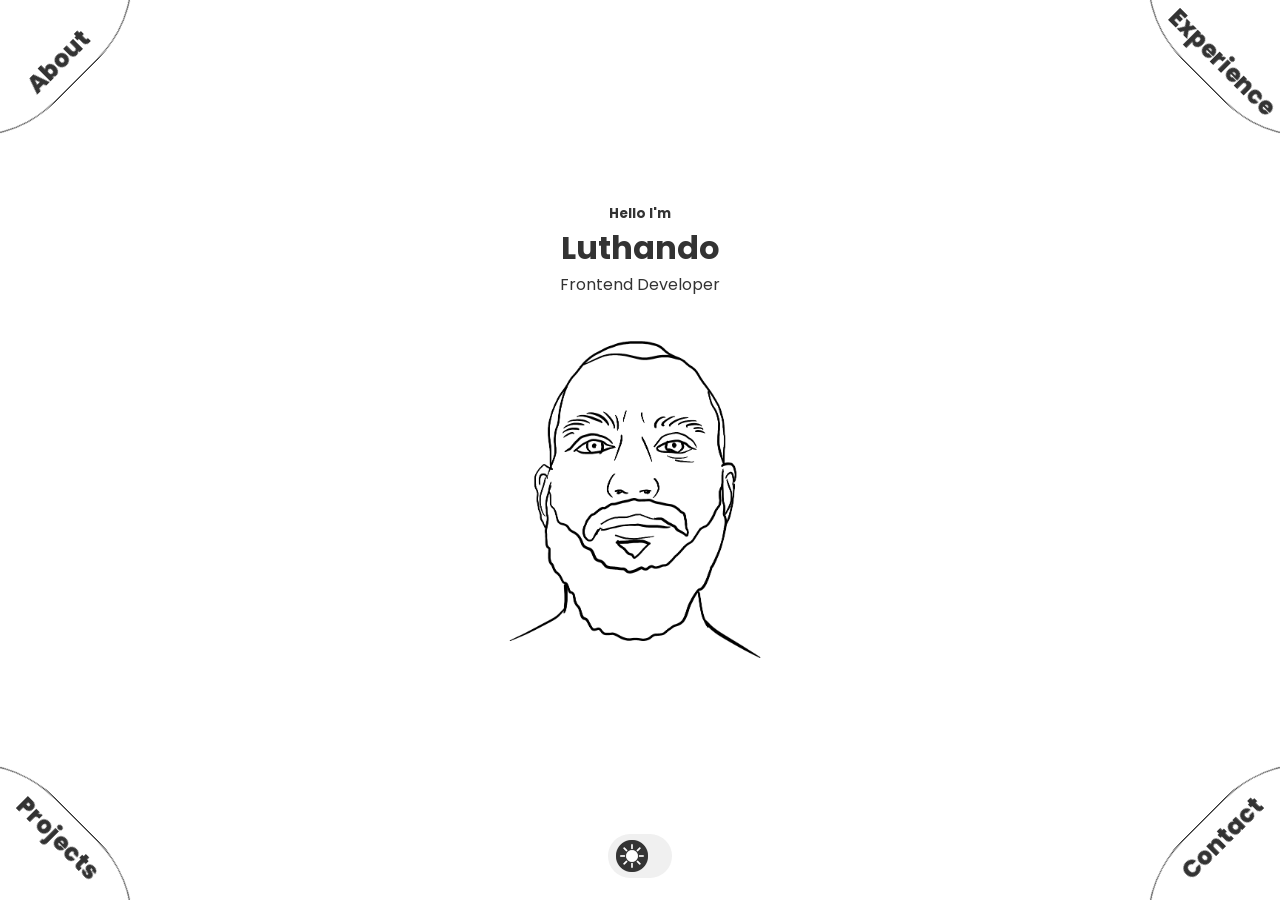
<file: assets/Index.html>
<!DOCTYPE html>
<html lang="en">
  <head>
    <meta charset="UTF-8" />
    <meta http-equiv="X-UA-Compatible" content="IE=edge" />
    <meta name="viewport" content="width=device-width, initial-scale=1.0" />
    <title>Luthando Portfolio</title>
    <!-- <link rel="stylesheet" href="./css/animation-classes.css" /> -->
    <link rel="icon" type="image/x-icon" href="./icons/favicon.ico" />
    <script src="/assets/Js/animation.js" defer></script>
    <script src="/assets/Js/color-mode.js" defer></script>
    <script src="/assets/Js/project-slideshow.js" defer></script>
    <link rel="stylesheet" href="/assets/Css/styles.css" />
    <link rel="stylesheet" href="/assets/Css/animation.css" />
    <link rel="stylesheet" href="/assets/Css/color-mode.css" />
  </head>
  <body>
    <div id="hero">
      <h5>Hello I'm</h5>
      <h1>Luthando</h1>
      <p>Frontend Developer</p>
      <!-- Block, Element, Modifier (BEM) naming convention-->
      <div id="hero__animation">
        <div id="hero__animation__img"></div>
      </div>
    </div>
    <nav id="grid">
      <div id="grid__tl">
        <div id="grid__tl__btn">About</div>
        <div id="grid__tl__content">
          <div class="cards">
            <div class="cards__content">
              <article>
                <img
                  src="/assets/icons/experience.png"
                  alt="Experience icon"
                  class="icon"
                />
                <h2>Experience</h2>
                <p>
                  4 years + <br />
                  Developer <br />
                  Experience
                </p>
              </article>
              <p class="cards__content__text">
               
Experienced front-end developer with 4 years of expertise, designing and developing user-friendly websites. Strong understanding of responsive design principles.
              </p>
            </div>
            <div class="cards__content">
              <article>
                <img
                  src="/assets/icons/education.png"
                  alt="Education icon"
                  class="icon"
                />
                <h2>Education</h2>
                <p>ND : Information Technology</p>
                <p>Microsoft MSITA: Tech</p>
              </article>
              <p class="cards__content__text">
                National Diploma in Information Technology with coursework in web development, including HTML, CSS, JavaScript, React, and vueJs. Proficient in Agile development methodologies and experienced in working collaboratively on projects.
              </p>
            </div>
          </div>
        </div>
      </div>
      <div id="grid__tr">
        <div id="grid__tr__btn">Experience</div>
        <div id="grid__tr__content">
          <div class="cards experience">
            <article class="experience__skill">
              <h2>Frontend Development</h2>
              <div>
                <img
                  src="/assets/icons/checkmark.png"
                  alt="Checkmark icon"
                  class="icon"
                />
                <div>
                  <h2>HTML</h2>
                  <p>Experienced</p>
                </div>
              </div>
              <div>
                <img
                  src="/assets/icons/checkmark.png"
                  alt="Checkmark icon"
                  class="icon"
                />
                <div>
                  <h2>CSS</h2>
                  <p>Experienced</p>
                </div>
              </div>
              <div>
                <img
                  src="/assets/icons/checkmark.png"
                  alt="Checkmark icon"
                  class="icon"
                />
                <div>
                  <h2>JavaScript</h2>
                  <p>Intermediate</p>
                </div>
              </div>
              <div>
                <img
                  src="/assets/icons/checkmark.png"
                  alt="Checkmark icon"
                  class="icon"
                />
                <div>
                  <h2>VueJs</h2>
                  <p>Intermediate</p>
                </div>
              </div>
            </article>
            <article class="experience__skill">
              <h2>Backend Development</h2>
              <div>
                <img
                  src="/assets/icons/checkmark.png"
                  alt="Checkmark icon"
                  class="icon"
                />
                <div>
                  <h2>SQL</h2>
                  <p>Intermediate</p>
                </div>
              </div>
              <div>
                <img
                  src="/assets/icons/checkmark.png"
                  alt="Checkmark icon"
                  class="icon"
                />
                <div>
                  <h2>Java</h2>
                  <p>Basic</p>
                </div>
              </div>
              <div>
                <img
                  src="/assets/icons/checkmark.png"
                  alt="Checkmark icon"
                  class="icon"
                />
                <div>
                  <h2>Python</h2>
                  <p>Basic</p>
                </div>
              </div>
              <div>
                <img
                  src="/assets/icons/checkmark.png"
                  alt="Checkmark icon"
                  class="icon"
                />
                <div>
                  <h2>Git</h2>
                  <p>Experienced</p>
                </div>
              </div>
            </article>
          </div>
        </div>
      </div>
      <div id="grid__bl">
        <div id="grid__bl__btn">Projects</div>
        <div id="grid__bl__content">
          <div id="grid__bl__content__projects">
            <div class="project p-1">
              <img
                class="project__img project-1"
                src="/assets/portfolio-projects/project-1-dark.png"
                alt="Project 1"
              />
              <h2 class="project__title">Project One</h2>
              <button
                class="btn"
                onclick="window.location.href='https://netlify.com'"
              >
                Demo
              </button>
              <button
                class="btn"
                onclick="window.location.href='https://github.com'"
              >
                GitHub
              </button>
            </div>
            <div class="project p-2">
              <img
                class="project__img project-2"
                src="/assets/portfolio-projects/project-2-dark.png"
                alt="Project 2"
              />
              <h2 class="project__title">Project Two</h2>
              <button
                class="btn"
                onclick="window.location.href='https://netlify.com'"
              >
                Demo
              </button>
              <button
                class="btn"
                onclick="window.location.href='https://github.com'"
              >
                GitHub
              </button>
            </div>
            <div class="project p-3">
              <img
                class="project__img project-3"
                src="/assets/portfolio-projects/project-3-dark.png"
                alt="Project 3"
              />
              <h2 class="project__title">Project Three</h2>
              <button
                class="btn"
                onclick="window.location.href='https://netlify.com'"
              >
                Demo
              </button>
              <button
                class="btn"
                onclick="window.location.href='https://github.com'"
              >
                GitHub
              </button>
            </div>
            <button class="arrow" onclick="navigateProject(-1)">
              &#10094;
            </button>
            <button class="arrow" onclick="navigateProject(1)">&#10095;</button>
          </div>
        </div>
      </div>
      <div id="grid__br">
        <div id="grid__br__btn">Contact</div>
        <div id="grid__br__content">
          <h5 class="contact-text">Get In Touch</h5>
          <h2 class="contact-text">Contact Me</h2>
          <div>
            <button
              class="btn btn-contact"
              onclick="window.location.href='mailto:luthandontshanga@gmail.com'"
            >
              Email
            </button>
            <button
              class="btn btn-contact"
              onclick="window.location.href='https://linkedin.com/in/luthando-ntshanga-758a68173'"
            >
              LinkedIn
            </button>
          </div>
        </div>
      </div>
    </nav>
    <div id="color-mode">
      <div id="toggle-button" class="icon"></div>
    </div>
  </body>
</html>
</file>
<file: assets/Css/styles.css>
/* CUSTOM FONT */

@import url("https://fonts.googleapis.com/css2?family=Poppins:wght@200;300;400;500;600&display=swap");

/* GENERAL */

body {
  font-family: "Poppins", sans-serif;
  background: var(--bg);
  color: var(--text);
  height: 100%;
  width: 100%;
  margin: 0;
  -webkit-tap-highlight-color: transparent;
}

h1,
h2,
h5,
p {
  margin: 0;
}
p{
  font-size: 1rem;
}

.icon {
  height: 2rem;
  width: 2rem;
  margin: 0 0.5rem;
}

/* HERO */

#hero {
  position: absolute;
  top: 50%;
  left: 50%;
  transform: translate(-50%, -50%);
  text-align: center;
}

#hero__animation {
  animation-name: hover;
  animation-duration: 1.5s;
  animation-iteration-count: infinite;
  animation-timing-function: ease-in-out;
  height: 25rem;
  width: 25rem;
  max-height: 100vh;
  max-width: 100vw;
}

#hero__animation__img {
  background-image: var(--tl-1);
  height: 100%;
  background-position: center;
  background-size: cover;
}

/* GRID COMMON STYLES */

#grid {
  position: absolute;
  display: grid;
  grid-template-rows: 1fr 1fr;
  grid-template-columns: 1fr 1fr;
  height: 100vh;
  width: 100vw;
  overflow: hidden;
}

#grid__tl__btn,
#grid__tr__btn,
#grid__bl__btn,
#grid__br__btn {
  height: 18.75rem;
  width: 18.75rem;
  background: var(--bg);
  color: var(--text);
  border: var(--border);
  position: fixed;
  display: flex;
  justify-content: center;
  cursor: pointer;
  text-align: center;
  font-weight: 800;
  font-size: 1.5rem;
  z-index: 100;
  border-radius: 40%;
  transition: transform 0.2s ease-in-out;
}

#grid__tl__content,
#grid__tr__content,
#grid__bl__content,
#grid__br__content {
  position: absolute;
  text-align: center;
  transition: transform 0.3s ease-in-out;
  color: var(--text-alt);
}

#grid__tl__btn,
#grid__tr__btn {
  padding-bottom: 0.5rem;
  align-items: flex-end;
}

#grid__bl__btn,
#grid__br__btn {
  padding-top: 0.5rem;
}

#grid__tl__btn:active,
#grid__br__btn:active {
  transform: rotate(-45deg) scale(1.05);
}

#grid__tr__btn:active,
#grid__bl__btn:active {
  transform: rotate(45deg) scale(1.05);
}

/* TOP LEFT CORNER */

#grid__tl__btn {
  top: -11.5rem;
  left: -11.5rem;
  transform: rotate(-45deg);
}

#grid__tl__content {
  width: 30vw;
  top: 10vh;
  left: 0;
  transform: translateX(-100vw) translateY(-100vh);
}

article {
  background: rgb(245, 245, 245);
  font-size: 0.8rem;
  list-style: none;
  border: var(--border);
  border-radius: 2rem;
  padding: 0.5rem;
  margin: 1rem;
  width: 8.75rem;
  min-width: 8.75rem;
}

article h2 {
  font-size: 1rem;
  padding: 0.3rem;
}

article p {
  padding-bottom: 0.3rem;
}

article h2,
article p {
  color: #333;
}

.cards {
  padding: 0;
}

.cards__content {
  display: flex;
  align-items: center;
}

.cards__content__text {
  color: var(--text);
  text-align: left;
  margin: 0 1rem;
}

/* TOP RIGHT CORNER */

#grid__tr__btn {
  top: -11.5rem;
  right: -11.5rem;
  transform: rotate(45deg);
}

#grid__tr__content {
  width: 30vw;
  top: 10vh;
  right: 0;
  transform: translateX(100vw) translateY(-100vh);
}

.experience {
  display: flex;
  flex-wrap: wrap;
  justify-content: center;
  gap: 2rem;
}

.experience__skill {
  display: flex;
  flex-direction: column;
  padding: 1.2rem;
  gap: 0.2rem;
  margin: 0;
  width: fit-content;
}

.experience__skill div {
  display: flex;
  align-items: center;
  width: 13.5rem;
}

.experience__skill div img {
  padding: 0;
  margin-right: 0.5rem;
}

.experience__skill div h2 {
  text-align: left;
}

.experience__skill div p {
  padding: 0;
}

.experience__skill div h2,
.experience__skill div p {
  font-size: 0.8rem;
}

.experience__skill div div {
  justify-content: space-between;
}

/* BOTTOM LEFT CORNER */

#grid__bl__btn {
  bottom: -11.5rem;
  left: -11.5rem;
  transform: rotate(45deg);
}

#grid__bl__content {
  width: 15rem;
  bottom: 15vh;
  left: 0;
  transform: translateX(-100vw) translateY(100vh);
}

.project {
  width: 70%;
  display: flex;
  flex-wrap: wrap;
  border-radius: 2rem;
  overflow: hidden;
  margin: auto auto 0.5rem;
  border: var(--border);
  background: var(--bg-alt);
}

.project__img {
  width: 100%;
}

.project__title {
  width: 100%;
  margin: 0;
  padding: 0.3rem 0;
  font-size: 1rem;
}

button {
  background: var(--btn);
  color: var(--btn-text);
  border: none;
  border-radius: 1rem;
  padding: 0.5rem;
}

.btn {
  border-radius: 0;
  height: 3rem;
  flex-basis: 50%;
  font-weight: 600;
}

.arrow {
  border: var(--border);
  width: 3rem;
  height: 2rem;
  margin: 0;
  padding: 0.2rem 0;
}

.btn,
.arrow {
  background: rgb(245, 245, 245);
  color: #333;
  transition: all 300ms ease;
}

.btn:active,
.arrow:active {
  background: var(--bg-alt);
  color: white;
  cursor: pointer;
}

.btn:hover,
.arrow:hover {
  cursor: pointer;
}

/* BOTTOM RIGHT CORNER */

#grid__br__btn {
  bottom: -11.5rem;
  right: -11.5rem;
  transform: rotate(-45deg);
}

#grid__br__content {
  bottom: 0;
  right: 0vw;
  transform: translateX(100vw) translateY(100vh);
}

#grid__br__content div {
  display: flex;
  margin: 0.5rem auto;
  gap: 1.2rem;
  width: 17rem;
}

.contact-text {
  color: var(--text);
}

.btn-contact {
  border: var(--border);
  border-radius: 2rem;
}
</file>
<file: assets/Css/animation.css>
/* GENERAL ANIMATION SETTINGS */

.animate-top-left,
.reverse-animate-top-left,
.animate-top-right,
.reverse-animate-top-right,
.animate-bottom-left,
.reverse-animate-bottom-left,
.animate-bottom-right,
.reverse-animate-bottom-right {
  animation-fill-mode: forwards;
  animation-duration: 0.2s;
  animation-iteration-count: 1;
  animation-timing-function: ease-in-out;
}

/* HOVER ANIMATION */

@keyframes hover {
  0% {
    transform: translateY(0);
  }
  50% {
    transform: translateY(-5px);
  }
  100% {
    transform: translateY(0);
  }
}

/* ANIMATE TOP LEFT */

.animate-top-left {
  animation-name: top-left;
}

.reverse-animate-top-left {
  animation-name: reverse-top-left;
}

@keyframes top-left {
  0% {
    background-image: var(--tl-1);
  }
  25% {
    background-image: var(--tl-2);
  }
  50% {
    background-image: var(--tl-3);
  }
  75% {
    background-image: var(--tl-4);
  }
  100% {
    background-image: var(--tl-5);
  }
}

@keyframes reverse-top-left {
  0% {
    background-image: var(--tl-5);
  }
  25% {
    background-image: var(--tl-4);
  }
  50% {
    background-image: var(--tl-3);
  }
  75% {
    background-image: var(--tl-2);
  }
  100% {
    background-image: var(--tl-1);
  }
}
.animate-top-right {
  animation-name: top-right;
}

.reverse-animate-top-right {
  animation-name: reverse-top-right;
}

@keyframes top-right {
  0% {
    background-image: var(--tr-1);
  }
  25% {
    background-image: var(--tr-2);
  }
  50% {
    background-image: var(--tr-3);
  }
  75% {
    background-image: var(--tr-4);
  }
  100% {
    background-image: var(--tr-5);
  }
}

@keyframes reverse-top-right {
  0% {
    background-image: var(--tr-5);
  }
  25% {
    background-image: var(--tr-4);
  }
  50% {
    background-image: var(--tr-3);
  }
  75% {
    background-image: var(--tr-2);
  }
  100% {
    background-image: var(--tr-1);
  }
}

/* ANIMATE BOTTOM RIGHT */

.animate-bottom-right {
  animation-name: bottom-right;
}

.reverse-animate-bottom-right {
  animation-name: reverse-bottom-right;
}

@keyframes bottom-right {
  0% {
    background-image: var(--br-1);
  }
  25% {
    background-image: var(--br-2);
  }
  50% {
    background-image: var(--br-3);
  }
  75% {
    background-image: var(--br-4);
  }
  100% {
    background-image: var(--br-5);
  }
}

@keyframes reverse-bottom-right {
  0% {
    background-image: var(--br-5);
  }
  25% {
    background-image: var(--br-4);
  }
  50% {
    background-image: var(--br-3);
  }
  75% {
    background-image: var(--br-2);
  }
  100% {
    background-image: var(--br-1);
  }
}
/* ANIMATE BOTTOM LEFT */

.animate-bottom-left {
  animation-name: bottom-left;
}

.reverse-animate-bottom-left {
  animation-name: reverse-bottom-left;
}

@keyframes bottom-left {
  0% {
    background-image: var(--bl-1);
  }
  25% {
    background-image: var(--bl-2);
  }
  50% {
    background-image: var(--bl-3);
  }
  75% {
    background-image: var(--bl-4);
  }
  100% {
    background-image: var(--bl-5);
  }
}

@keyframes reverse-bottom-left {
  0% {
    background-image: var(--bl-5);
  }
  25% {
    background-image: var(--bl-4);
  }
  50% {
    background-image: var(--bl-3);
  }
  75% {
    background-image: var(--bl-2);
  }
  100% {
    background-image: var(--bl-1);
  }
}
</file>
<file: assets/Css/color-mode.css>
/* Light Mode */

/* LIGHT MODE */

body:after {
    position: absolute;
    width: 0;
    height: 0;
    overflow: hidden;
    z-index: -1;
    content: url(/assets/face-animation-light/bl-1.png)
      url(/assets/face-animation-light/bl-2.png)
      url(/assets/face-animation-light/bl-3.png)
      url(/assets/face-animation-light/bl-4.png)
      url(/assets/face-animation-light/bl-5.png)
      url(/assets/face-animation-light/tr-1.png)
      url(/assets/face-animation-light/tr-2.png)
      url(/assets/face-animation-light/tr-3.png)
      url(/assets/face-animation-light/tr-4.png)
      url(/assets/face-animation-light/tr-5.png)
      url(/assets/face-animation-light/bl-1.png)
      url(/assets/face-animation-light/bl-2.png)
      url(/assets/face-animation-light/bl-3.png)
      url(/assets/face-animation-light/bl-4.png)
      url(/assets/face-animation-light/bl-5.png)
      url(/assets/face-animation-light/br-1.png)
      url(/assets/face-animation-light/br-2.png)
      url(/assets/face-animation-light/br-3.png)
      url(/assets/face-animation-light/br-4.png)
      url(/assets/face-animation-light/br-5.png)
      url(/assets/face-animation-dark/blw-1.png)
      url(/assets/face-animation-dark/blw-2.png)
      url(/assets/face-animation-dark/blw-3.png)
      url(/assets/face-animation-dark/blw-4.png)
      url(/assets/face-animation-dark/blw-5.png)
      url(/assets/face-animation-dark/trw-1.png)
      url(/assets/face-animation-dark/trw-2.png)
      url(/assets/face-animation-dark/trw-3.png)
      url(/assets/face-animation-dark/trw-4.png)
      url(/assets/face-animation-dark/trw-5.png)
      url(/assets/face-animation-dark/blw-1.png)
      url(/assets/face-animation-dark/blw-2.png)
      url(/assets/face-animation-dark/blw-3.png)
      url(/assets/face-animation-dark/blw-4.png)
      url(/assets/face-animation-dark/blw-5.png)
      url(/assets/face-animation-dark/brw-1.png)
      url(/assets/face-animation-dark/brw-2.png)
      url(/assets/face-animation-dark/brw-3.png)
      url(/assets/face-animation-dark/brw-4.png)
      url(/assets/face-animation-dark/brw-5.png);
  }
  
  :root {
    /* Colors */
    --bg: #fff;
    --bg-alt: #333;
    --bg-alt-2: #f0f0f0;
    --bg-transparent: #ffffffe8;
    --border: 0.01rem solid #333;
    --text: #333;
    --text-alt: #fff;
  
    /* Face animations */
    --tl-1: url(/assets/face-animation-light/tl-1.png);
    --tl-2: url(/assets/face-animation-light/tl-2.png);
    --tl-3: url(/assets/face-animation-light/tl-3.png);
    --tl-4: url(/assets/face-animation-light/tl-4.png);
    --tl-5: url(/assets/face-animation-light/tl-5.png);
  
    --tr-1: url(/assets/face-animation-light/tr-1.png);
    --tr-2: url(/assets/face-animation-light/tr-2.png);
    --tr-3: url(/assets/face-animation-light/tr-3.png);
    --tr-4: url(/assets/face-animation-light/tr-4.png);
    --tr-5: url(/assets/face-animation-light/tr-5.png);
  
    --bl-1: url(/assets/face-animation-light/bl-1.png);
    --bl-2: url(/assets/face-animation-light/bl-2.png);
    --bl-3: url(/assets/face-animation-light/bl-3.png);
    --bl-4: url(/assets/face-animation-light/bl-4.png);
    --bl-5: url(/assets/face-animation-light/bl-5.png);
  
    --br-1: url(/assets/face-animation-light/br-1.png);
    --br-2: url(/assets/face-animation-light/br-2.png);
    --br-3: url(/assets/face-animation-light/br-3.png);
    --br-4: url(/assets/face-animation-light/br-4.png);
    --br-5: url(/assets/face-animation-light/br-5.png);
  
    --sun: url(/assets/icons/sun.png);
  }
  
  /* DARK MODE */
  
  :root.dark-mode {
    --bg: #202124;
    --bg-alt: #3c3d40;
    --bg-alt-2: #333;
    --bg-transparent: #333333f5;
    --border: 0.01rem solid #5a5a5a;
    --text: #fff;
  
    --tl-1: url(/assets/face-animation-dark/tlw-1.png);
    --tl-2: url(/assets/face-animation-dark/tlw-2.png);
    --tl-3: url(/assets/face-animation-dark/tlw-3.png);
    --tl-4: url(/assets/face-animation-dark/tlw-4.png);
    --tl-5: url(/assets/face-animation-dark/tlw-5.png);
  
    --tr-1: url(/assets/face-animation-dark/trw-1.png);
    --tr-2: url(/assets/face-animation-dark/trw-2.png);
    --tr-3: url(/assets/face-animation-dark/trw-3.png);
    --tr-4: url(/assets/face-animation-dark/trw-4.png);
    --tr-5: url(/assets/face-animation-dark/trw-5.png);
  
    --bl-1: url(/assets/face-animation-dark/blw-1.png);
    --bl-2: url(/assets/face-animation-dark/blw-2.png);
    --bl-3: url(/assets/face-animation-dark/blw-3.png);
    --bl-4: url(/assets/face-animation-dark/blw-4.png);
    --bl-5: url(/assets/face-animation-dark/blw-5.png);
  
    --br-1: url(/assets/face-animation-dark/brw-1.png);
    --br-2: url(/assets/face-animation-dark/brw-2.png);
    --br-3: url(/assets/face-animation-dark/brw-3.png);
    --br-4: url(/assets/face-animation-dark/brw-4.png);
    --br-5: url(/assets/face-animation-dark/brw-5.png);
  
    --moon: url(/assets/icons/moon.png);
  }
  
  /* COLOR MODE TOGGLE BUTTON */
  
  #color-mode {
    background: var(--bg-alt-2);
    height: 2.75rem;
    width: 4rem;
    border-radius: 3rem;
    display: flex;
    align-items: center;
    justify-content: flex-start;
    position: absolute;
    bottom: 0;
    left: 50%;
    transform: translate(-50%, -50%);
  }
  
  #toggle-button {
    background-image: var(--sun);
    background-size: cover;
    cursor: pointer;
  }
  
  .dark-mode #toggle-button {
    background-image: var(--moon);
  }
  
  .dark-mode #color-mode {
    justify-content: flex-end;
  }
</file>
